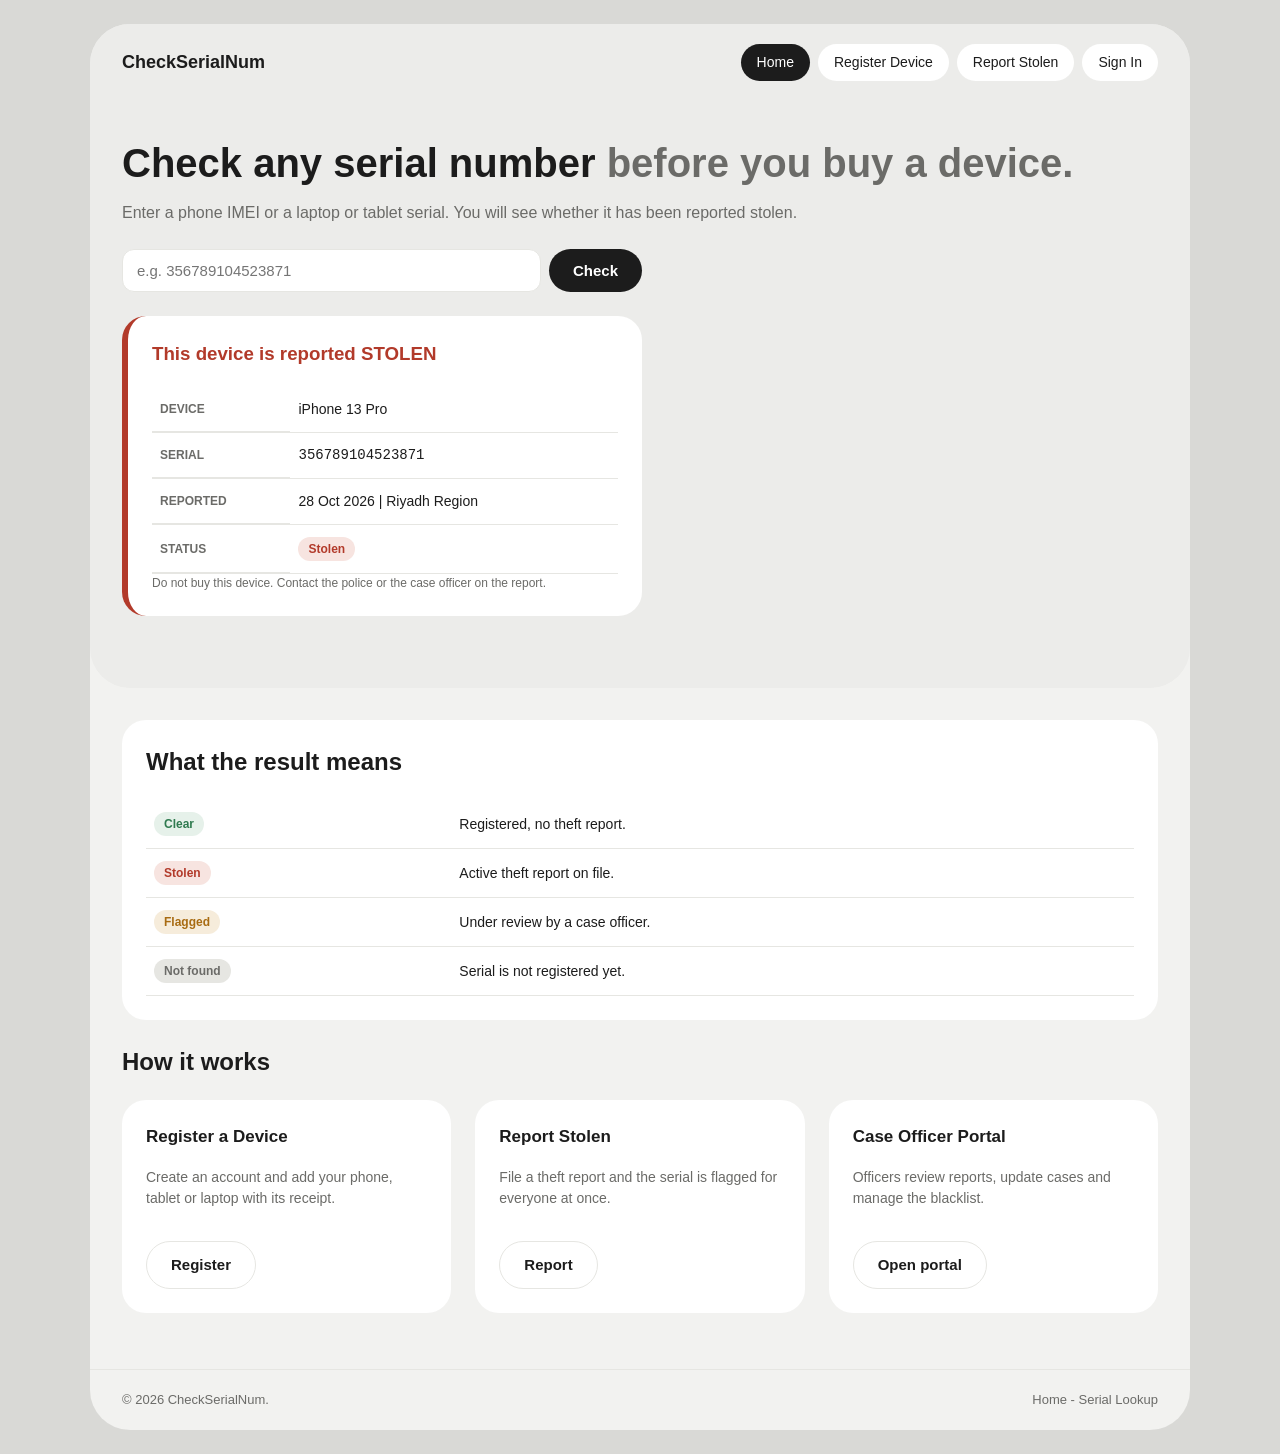
<file: index.html>
<!DOCTYPE html>
<html lang="en">
<head>
  <meta charset="UTF-8">
  <meta name="viewport" content="width=device-width, initial-scale=1.0">
  <title>CheckSerialNum - Home</title>
  <link rel="stylesheet" href="css/style.css">
</head>
<body>

  <div class="frame">

    <!-- Navigation bar -->
    <nav class="navbar">
      <a class="logo" href="index.html">CheckSerialNum</a>
      <div class="menu">
        <a class="active" href="index.html">Home</a>
        <a href="pages/register-device.html">Register Device</a>
        <a href="pages/report-stolen.html">Report Stolen</a>
        <a href="pages/signin.html">Sign In</a>
      </div>
    </nav>

    <!-- Top section with the serial lookup -->
    <header class="hero">
      <h1>Check any serial number <span class="grey-text">before you buy a device.</span></h1>
      <p>Enter a phone IMEI or a laptop or tablet serial. You will see whether it has been reported stolen.</p>

      <!-- The lookup form.  -->
      <form class="lookup" action="#">
        <input type="text" name="serial" placeholder="e.g. 356789104523871" required>
        <button class="button" type="submit">Check</button>
      </form>

      <!-- Example result -->
      <div class="card result">
        <h3>This device is reported STOLEN</h3>
        <table>
          <tr>
            <th>Device</th>
            <td>iPhone 13 Pro</td>
          </tr>
          <tr>
            <th>Serial</th>
            <td class="serial">356789104523871</td>
          </tr>
          <tr>
            <th>Reported</th>
            <td>28 Oct 2026 | Riyadh Region</td>
          </tr>
          <tr>
            <th>Status</th>
            <td><span class="status stolen">Stolen</span></td>
          </tr>
        </table>
        <p class="hint">Do not buy this device. Contact the police or the case officer on the report.</p>
      </div>
    </header>

    <main class="content">

      <!-- What each status means -->
      <div class="card">
        <h2>What the result means</h2>
        <table>
          <tr>
            <td><span class="status clear">Clear</span></td>
            <td>Registered, no theft report.</td>
          </tr>
          <tr>
            <td><span class="status stolen">Stolen</span></td>
            <td>Active theft report on file.</td>
          </tr>
          <tr>
            <td><span class="status flagged">Flagged</span></td>
            <td>Under review by a case officer.</td>
          </tr>
          <tr>
            <td><span class="status grey">Not found</span></td>
            <td>Serial is not registered yet.</td>
          </tr>
        </table>
      </div>

      <!-- Three boxes that link to the other pages -->
      <h2>How it works</h2>
      <div class="features">
        <div class="card">
          <h3>Register a Device</h3>
          <p>Create an account and add your phone, tablet or laptop with its receipt.</p>
          <a class="button light" href="pages/register-device.html">Register</a>
        </div>
        <div class="card">
          <h3>Report Stolen</h3>
          <p>File a theft report and the serial is flagged for everyone at once.</p>
          <a class="button light" href="pages/report-stolen.html">Report</a>
        </div>
        <div class="card">
          <h3>Case Officer Portal</h3>
          <p>Officers review reports, update cases and manage the blacklist.</p>
          <a class="button light" href="pages/officer.html">Open portal</a>
        </div>
      </div>

    </main>

    <footer class="footer">
      <span>&copy; 2026 CheckSerialNum.</span>
      <span>Home - Serial Lookup</span>
    </footer>

  </div>

</body>
</html>
</file>
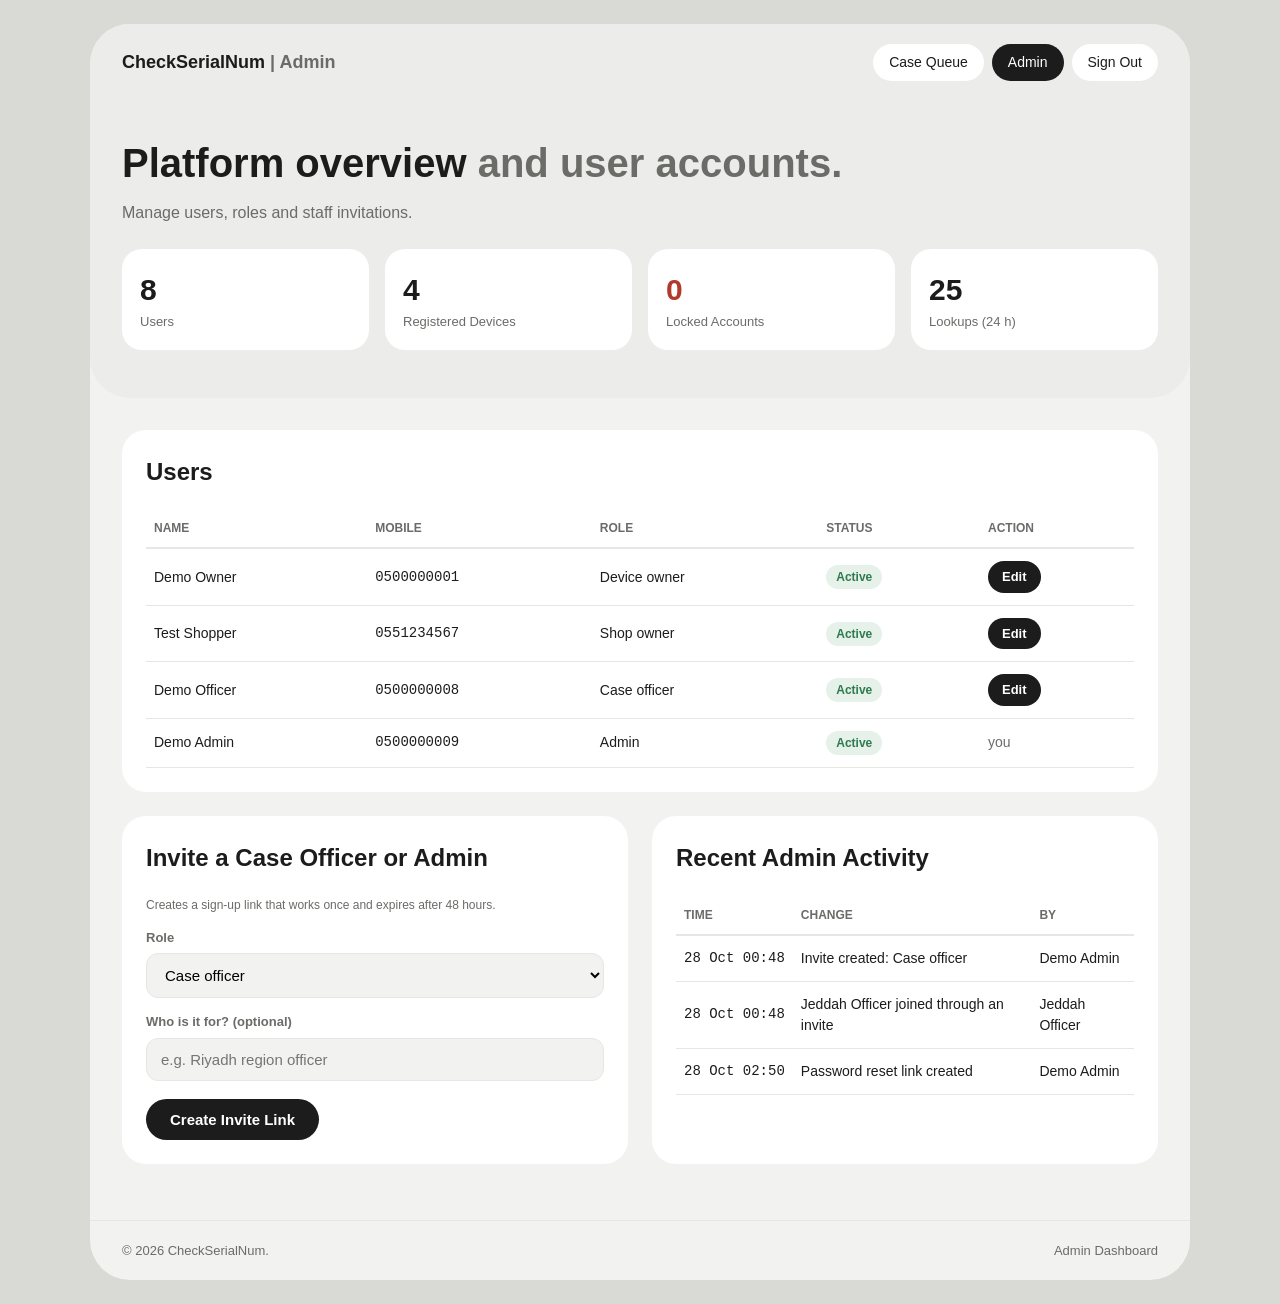
<file: pages/admin.html>
<!DOCTYPE html>
<html lang="en">
<head>
  <meta charset="UTF-8">
  <meta name="viewport" content="width=device-width, initial-scale=1.0">
  <title>CheckSerialNum - Admin Dashboard</title>
  <link rel="stylesheet" href="../css/style.css">
</head>
<body>

  <div class="frame">

    <!-- Navigation bar -->
    <nav class="navbar">
      <a class="logo" href="../index.html">CheckSerialNum <span class="grey-text">| Admin</span></a>
      <div class="menu">
        <a href="officer.html">Case Queue</a>
        <a class="active" href="admin.html">Admin</a>
        <a href="signin.html">Sign Out</a>
      </div>
    </nav>

    <!-- Page title and numbers -->
    <header class="hero">
      <h1>Platform overview <span class="grey-text">and user accounts.</span></h1>
      <p>Manage users, roles and staff invitations.</p>

      <div class="stats">
        <div class="stat">
          <div class="number">8</div>
          <div class="label">Users</div>
        </div>
        <div class="stat">
          <div class="number">4</div>
          <div class="label">Registered Devices</div>
        </div>
        <div class="stat">
          <div class="number red">0</div>
          <div class="label">Locked Accounts</div>
        </div>
        <div class="stat">
          <div class="number">25</div>
          <div class="label">Lookups (24 h)</div>
        </div>
      </div>
    </header>

    <main class="content">

      <!-- Users table -->
      <div class="card">
        <h2>Users</h2>
        <div class="table-box">
          <table>
            <tr>
              <th>Name</th>
              <th>Mobile</th>
              <th>Role</th>
              <th>Status</th>
              <th>Action</th>
            </tr>
            <tr>
              <td>Demo Owner</td>
              <td class="serial">0500000001</td>
              <td>Device owner</td>
              <td><span class="status clear">Active</span></td>
              <td><a class="button small" href="#">Edit</a></td>
            </tr>
            <tr>
              <td>Test Shopper</td>
              <td class="serial">0551234567</td>
              <td>Shop owner</td>
              <td><span class="status clear">Active</span></td>
              <td><a class="button small" href="#">Edit</a></td>
            </tr>
            <tr>
              <td>Demo Officer</td>
              <td class="serial">0500000008</td>
              <td>Case officer</td>
              <td><span class="status clear">Active</span></td>
              <td><a class="button small" href="#">Edit</a></td>
            </tr>
            <tr>
              <td>Demo Admin</td>
              <td class="serial">0500000009</td>
              <td>Admin</td>
              <td><span class="status clear">Active</span></td>
              <td class="grey-text">you</td>
            </tr>
          </table>
        </div>
      </div>

      <div class="two-columns">

        <!-- Invite a staff member -->
        <div class="card">
          <h2>Invite a Case Officer or Admin</h2>
          <p class="hint">Creates a sign-up link that works once and expires after 48 hours.</p>
          <form action="#">
            <label for="invite-role">Role</label>
            <select id="invite-role" name="role">
              <option>Case officer</option>
              <option>Admin</option>
            </select>

            <label for="invite-label">Who is it for? (optional)</label>
            <input type="text" id="invite-label" name="label" placeholder="e.g. Riyadh region officer">

            <button class="button" type="submit">Create Invite Link</button>
          </form>
        </div>

        <!-- (sample data) -->
        <div class="card">
          <h2>Recent Admin Activity</h2>
          <div class="table-box">
            <table>
              <tr>
                <th>Time</th>
                <th>Change</th>
                <th>By</th>
              </tr>
              <tr>
                <td class="serial">28 Oct 00:48</td>
                <td>Invite created: Case officer</td>
                <td>Demo Admin</td>
              </tr>
              <tr>
                <td class="serial">28 Oct 00:48</td>
                <td>Jeddah Officer joined through an invite</td>
                <td>Jeddah Officer</td>
              </tr>
              <tr>
                <td class="serial">28 Oct 02:50</td>
                <td>Password reset link created</td>
                <td>Demo Admin</td>
              </tr>
            </table>
          </div>
        </div>

      </div>

    </main>

    <footer class="footer">
      <span>&copy; 2026 CheckSerialNum.</span>
      <span>Admin Dashboard</span>
    </footer>

  </div>

</body>
</html>
</file>
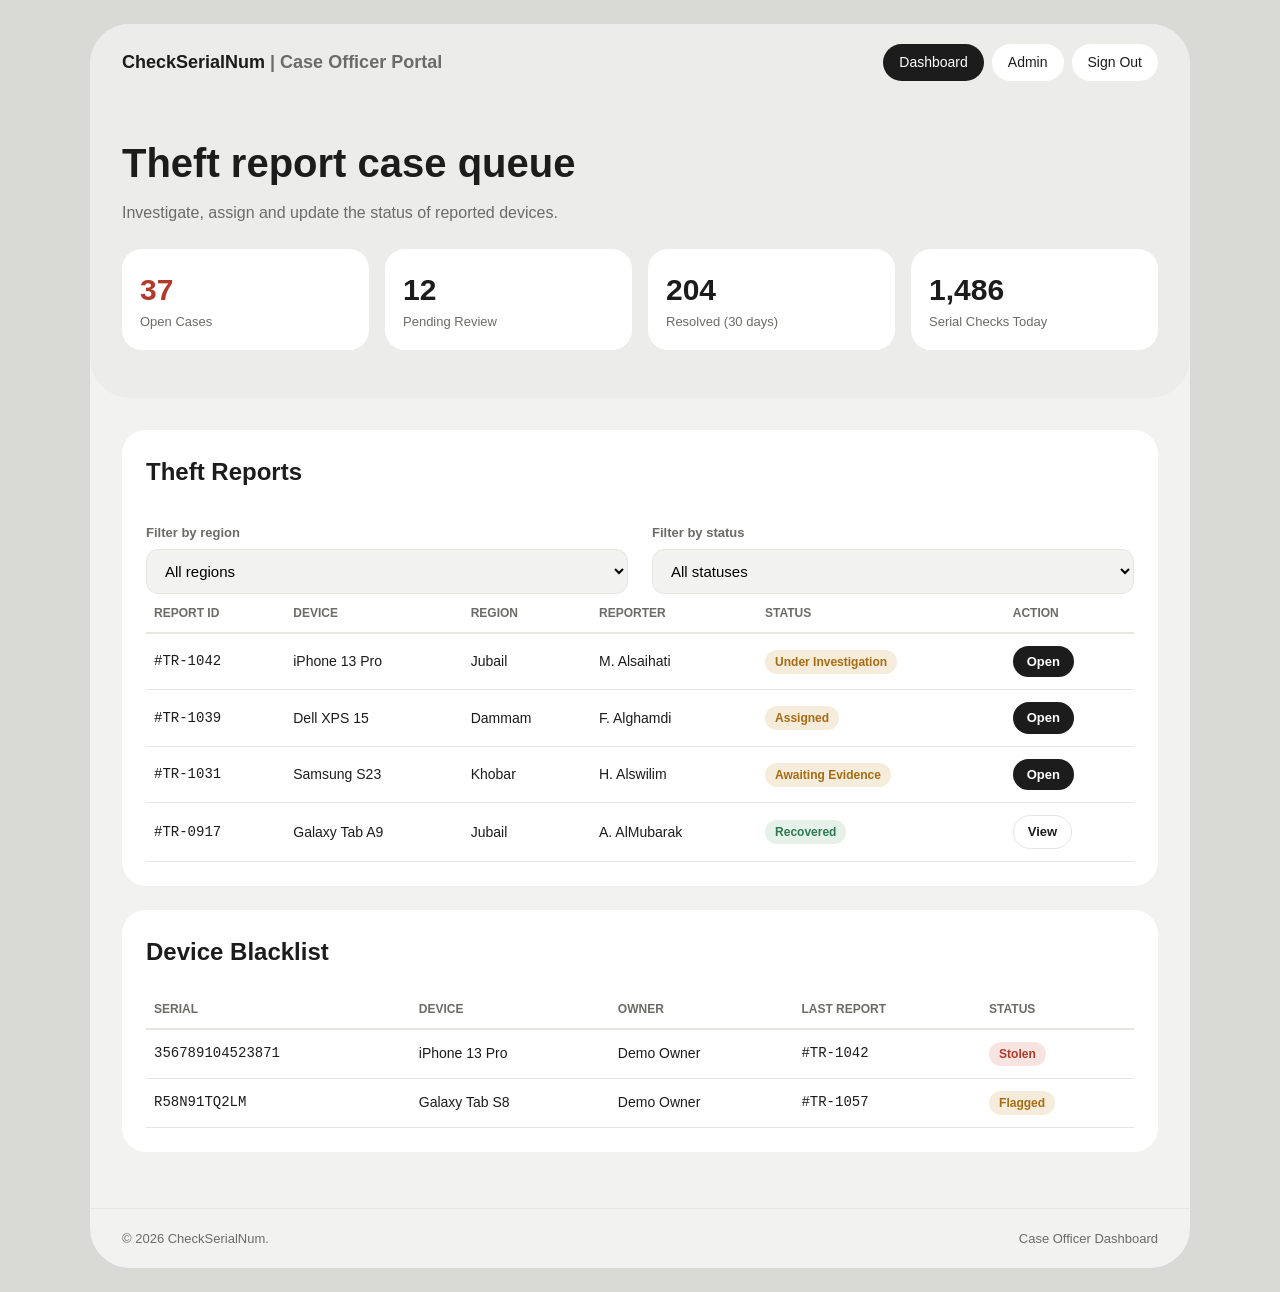
<file: pages/officer.html>
<!DOCTYPE html>
<html lang="en">
<head>
  <meta charset="UTF-8">
  <meta name="viewport" content="width=device-width, initial-scale=1.0">
  <title>CheckSerialNum - Case Officer Dashboard</title>
  <link rel="stylesheet" href="../css/style.css">
</head>
<body>

  <div class="frame">

    <!-- Navigation bar -->
    <nav class="navbar">
      <a class="logo" href="../index.html">CheckSerialNum <span class="grey-text">| Case Officer Portal</span></a>
      <div class="menu">
        <a class="active" href="officer.html">Dashboard</a>
        <a href="admin.html">Admin</a>
        <a href="signin.html">Sign Out</a>
      </div>
    </nav>

    <!-- Page title and Case queue -->
    <header class="hero">
      <h1>Theft report case queue</h1>
      <p>Investigate, assign and update the status of reported devices.</p>

      <div class="stats">
        <div class="stat">
          <div class="number red">37</div>
          <div class="label">Open Cases</div>
        </div>
        <div class="stat">
          <div class="number">12</div>
          <div class="label">Pending Review</div>
        </div>
        <div class="stat">
          <div class="number">204</div>
          <div class="label">Resolved (30 days)</div>
        </div>
        <div class="stat">
          <div class="number">1,486</div>
          <div class="label">Serial Checks Today</div>
        </div>
      </div>
    </header>

    <main class="content">

      <!-- Case queue -->
      <div class="card">
        <h2>Theft Reports</h2>

        <!-- Filters -->
        <form class="two-columns" action="#">
          <div>
            <label for="filter-region">Filter by region</label>
            <select id="filter-region">
              <option>All regions</option>
              <option>Riyadh Region</option>
              <option>Eastern Province - Jubail</option>
              <option>Eastern Province - Dammam</option>
              <option>Eastern Province - Khobar</option>
            </select>
          </div>
          <div>
            <label for="filter-status">Filter by status</label>
            <select id="filter-status">
              <option>All statuses</option>
              <option>Under Investigation</option>
              <option>Assigned</option>
              <option>Awaiting Evidence</option>
              <option>Recovered</option>
              <option>Flagged - Closed</option>
            </select>
          </div>
        </form>

        <div class="table-box">
          <table>
            <tr>
              <th>Report ID</th>
              <th>Device</th>
              <th>Region</th>
              <th>Reporter</th>
              <th>Status</th>
              <th>Action</th>
            </tr>
            <tr>
              <td class="serial">#TR-1042</td>
              <td>iPhone 13 Pro</td>
              <td>Jubail</td>
              <td>M. Alsaihati</td>
              <td><span class="status flagged">Under Investigation</span></td>
              <td><a class="button small" href="#">Open</a></td>
            </tr>
            <tr>
              <td class="serial">#TR-1039</td>
              <td>Dell XPS 15</td>
              <td>Dammam</td>
              <td>F. Alghamdi</td>
              <td><span class="status flagged">Assigned</span></td>
              <td><a class="button small" href="#">Open</a></td>
            </tr>
            <tr>
              <td class="serial">#TR-1031</td>
              <td>Samsung S23</td>
              <td>Khobar</td>
              <td>H. Alswilim</td>
              <td><span class="status flagged">Awaiting Evidence</span></td>
              <td><a class="button small" href="#">Open</a></td>
            </tr>
            <tr>
              <td class="serial">#TR-0917</td>
              <td>Galaxy Tab A9</td>
              <td>Jubail</td>
              <td>A. AlMubarak</td>
              <td><span class="status clear">Recovered</span></td>
              <td><a class="button small light" href="#">View</a></td>
            </tr>
          </table>
        </div>
      </div>

      <!-- Device blacklist -->
      <div class="card">
        <h2>Device Blacklist</h2>
        <div class="table-box">
          <table>
            <tr>
              <th>Serial</th>
              <th>Device</th>
              <th>Owner</th>
              <th>Last Report</th>
              <th>Status</th>
            </tr>
            <tr>
              <td class="serial">356789104523871</td>
              <td>iPhone 13 Pro</td>
              <td>Demo Owner</td>
              <td class="serial">#TR-1042</td>
              <td><span class="status stolen">Stolen</span></td>
            </tr>
            <tr>
              <td class="serial">R58N91TQ2LM</td>
              <td>Galaxy Tab S8</td>
              <td>Demo Owner</td>
              <td class="serial">#TR-1057</td>
              <td><span class="status flagged">Flagged</span></td>
            </tr>
          </table>
        </div>
      </div>

    </main>

    <footer class="footer">
      <span>&copy; 2026 CheckSerialNum.</span>
      <span>Case Officer Dashboard</span>
    </footer>

  </div>

</body>
</html>
</file>
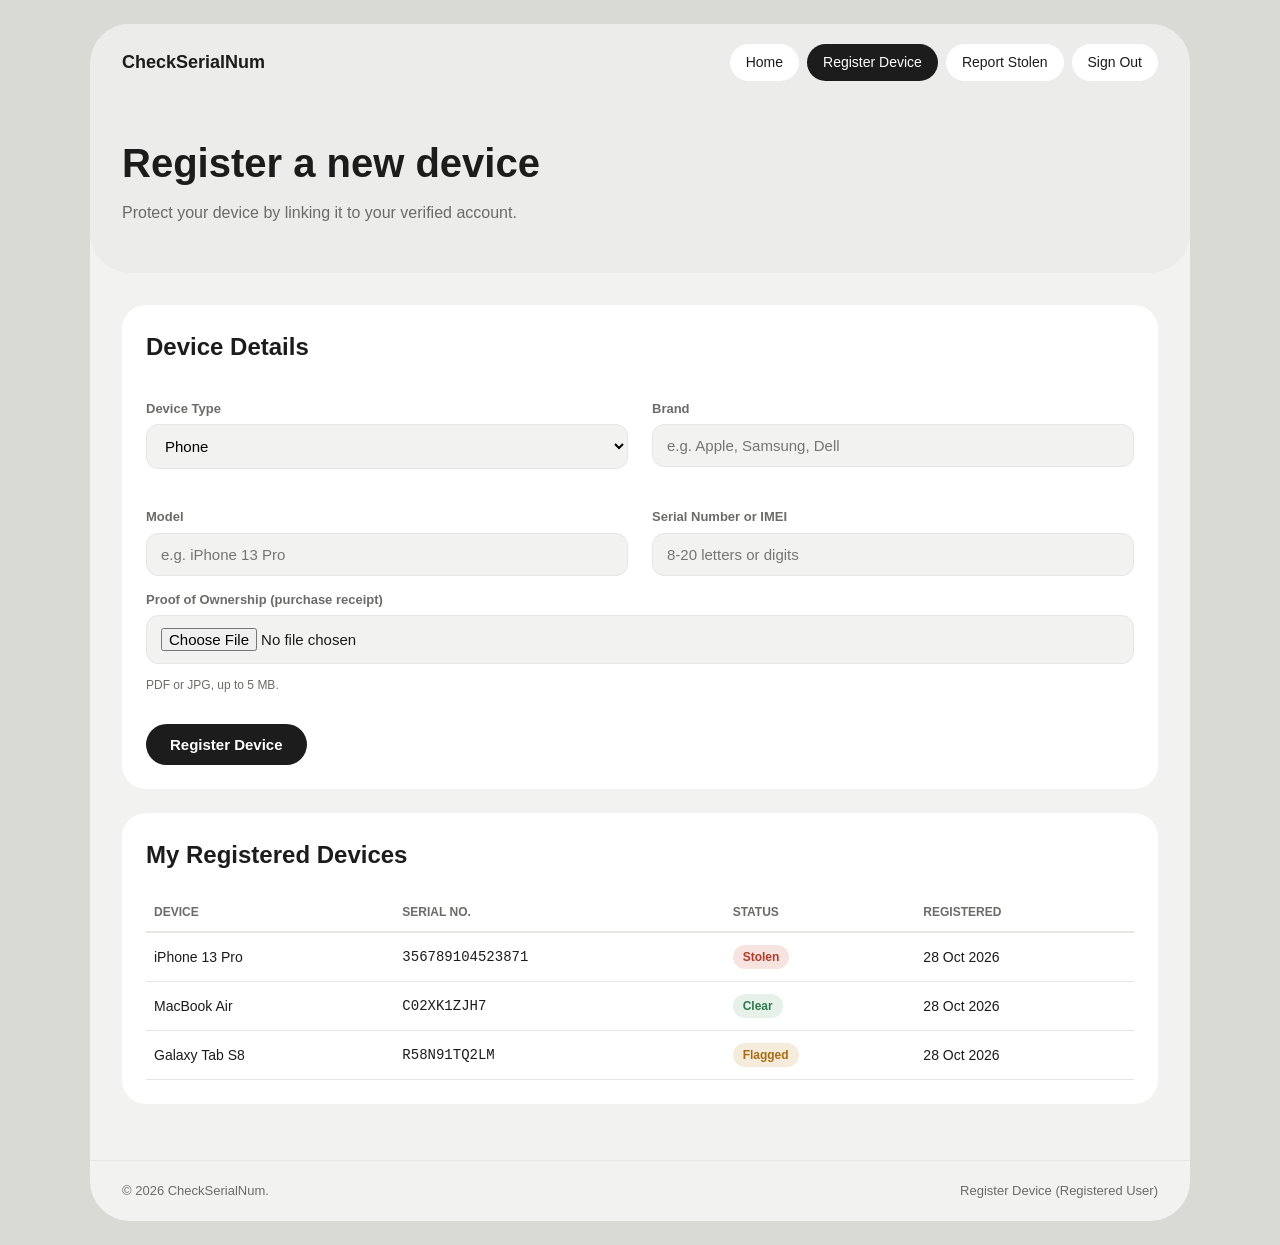
<file: pages/register-device.html>
<!DOCTYPE html>
<html lang="en">
<head>
  <meta charset="UTF-8">
  <meta name="viewport" content="width=device-width, initial-scale=1.0">
  <title>CheckSerialNum - Register Device</title>
  <link rel="stylesheet" href="../css/style.css">
</head>
<body>

  <div class="frame">

    <!-- Navigation bar -->
    <nav class="navbar">
      <a class="logo" href="../index.html">CheckSerialNum</a>
      <div class="menu">
        <a href="../index.html">Home</a>
        <a class="active" href="register-device.html">Register Device</a>
        <a href="report-stolen.html">Report Stolen</a>
        <a href="signin.html">Sign Out</a>
      </div>
    </nav>

    <header class="hero">
      <h1>Register a new device</h1>
      <p>Protect your device by linking it to your verified account.</p>
    </header>

    <main class="content">

      <!-- Register form -->
      <div class="card">
        <h2>Device Details</h2>
        <form action="#">
          <div class="two-columns">
            <div>
              <label for="type">Device Type</label>
              <select id="type" name="device_type">
                <option>Phone</option>
                <option>Tablet</option>
                <option>Laptop</option>
              </select>
            </div>
            <div>
              <label for="brand">Brand</label>
              <input type="text" id="brand" name="brand" placeholder="e.g. Apple, Samsung, Dell" required>
            </div>
            <div>
              <label for="model">Model</label>
              <input type="text" id="model" name="model" placeholder="e.g. iPhone 13 Pro" required>
            </div>
            <div>
              <label for="serial">Serial Number or IMEI</label>
              <input type="text" id="serial" name="serial_number" placeholder="8-20 letters or digits" required>
            </div>
          </div>

          <label for="receipt">Proof of Ownership (purchase receipt)</label>
          <input type="file" id="receipt" name="receipt" accept=".pdf,.jpg,.jpeg" required>
          <p class="hint">PDF or JPG, up to 5 MB.</p>

          <button class="button" type="submit">Register Device</button>
        </form>
      </div>

      <!-- (sample data) -->
      <div class="card">
        <h2>My Registered Devices</h2>
        <div class="table-box">
          <table>
            <tr>
              <th>Device</th>
              <th>Serial No.</th>
              <th>Status</th>
              <th>Registered</th>
            </tr>
            <tr>
              <td>iPhone 13 Pro</td>
              <td class="serial">356789104523871</td>
              <td><span class="status stolen">Stolen</span></td>
              <td>28 Oct 2026</td>
            </tr>
            <tr>
              <td>MacBook Air</td>
              <td class="serial">C02XK1ZJH7</td>
              <td><span class="status clear">Clear</span></td>
              <td>28 Oct 2026</td>
            </tr>
            <tr>
              <td>Galaxy Tab S8</td>
              <td class="serial">R58N91TQ2LM</td>
              <td><span class="status flagged">Flagged</span></td>
              <td>28 Oct 2026</td>
            </tr>
          </table>
        </div>
      </div>

    </main>

    <footer class="footer">
      <span>&copy; 2026 CheckSerialNum.</span>
      <span>Register Device (Registered User)</span>
    </footer>

  </div>

</body>
</html>
</file>
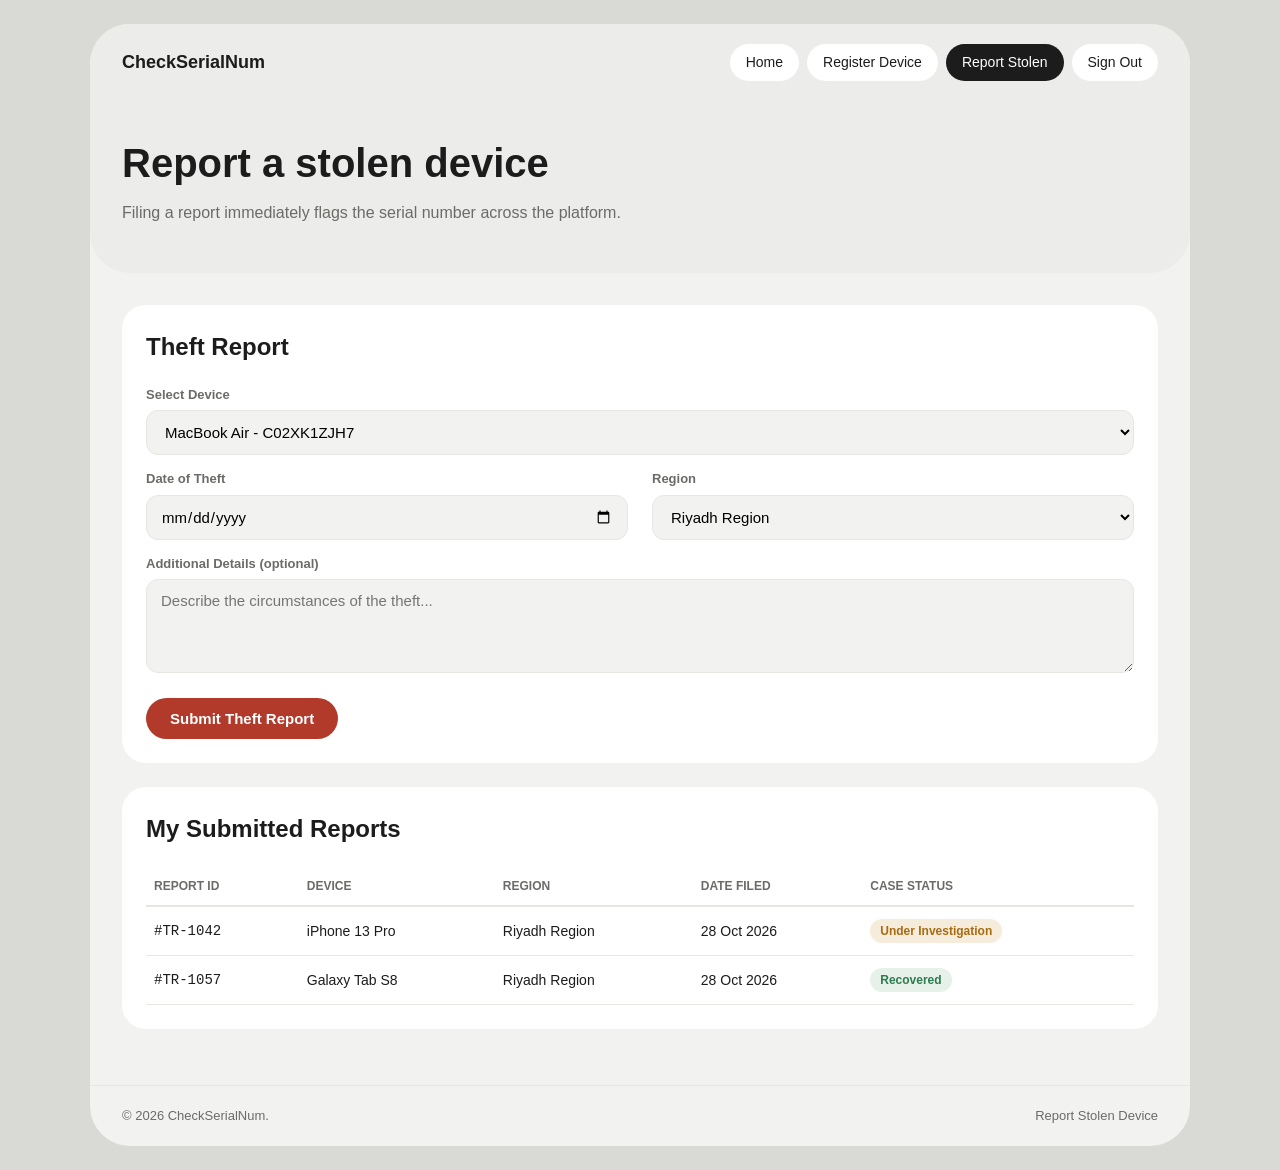
<file: pages/report-stolen.html>
<!DOCTYPE html>
<html lang="en">
<head>
  <meta charset="UTF-8">
  <meta name="viewport" content="width=device-width, initial-scale=1.0">
  <title>CheckSerialNum - Report Stolen</title>
  <link rel="stylesheet" href="../css/style.css">
</head>
<body>

  <div class="frame">

    <!-- Navigation bar -->
    <nav class="navbar">
      <a class="logo" href="../index.html">CheckSerialNum</a>
      <div class="menu">
        <a href="../index.html">Home</a>
        <a href="register-device.html">Register Device</a>
        <a class="active" href="report-stolen.html">Report Stolen</a>
        <a href="signin.html">Sign Out</a>
      </div>
    </nav>

    <header class="hero">
      <h1>Report a stolen device</h1>
      <p>Filing a report immediately flags the serial number across the platform.</p>
    </header>

    <main class="content">

      <!-- Report form -->
      <div class="card">
        <h2>Theft Report</h2>
        <form action="#">
          <label for="device">Select Device</label>
          <select id="device" name="device_id" required>
            <option>MacBook Air - C02XK1ZJH7</option>
          </select>

          <div class="two-columns">
            <div>
              <label for="date">Date of Theft</label>
              <input type="date" id="date" name="theft_date" required>
            </div>
            <div>
              <label for="region">Region</label>
              <select id="region" name="region_id" required>
                <option>Riyadh Region</option>
                <option>Makkah Region</option>
                <option>Eastern Province - Jubail</option>
                <option>Eastern Province - Dammam</option>
                <option>Eastern Province - Khobar</option>
                <option>Madinah Region</option>
                <option>Asir Region</option>
              </select>
            </div>
          </div>

          <label for="details">Additional Details (optional)</label>
          <textarea id="details" name="additional_details" rows="4" placeholder="Describe the circumstances of the theft..."></textarea>

          <button class="button red" type="submit">Submit Theft Report</button>
        </form>
      </div>

      <!-- (sample data) -->
      <div class="card">
        <h2>My Submitted Reports</h2>
        <div class="table-box">
          <table>
            <tr>
              <th>Report ID</th>
              <th>Device</th>
              <th>Region</th>
              <th>Date Filed</th>
              <th>Case Status</th>
            </tr>
            <tr>
              <td class="serial">#TR-1042</td>
              <td>iPhone 13 Pro</td>
              <td>Riyadh Region</td>
              <td>28 Oct 2026</td>
              <td><span class="status flagged">Under Investigation</span></td>
            </tr>
            <tr>
              <td class="serial">#TR-1057</td>
              <td>Galaxy Tab S8</td>
              <td>Riyadh Region</td>
              <td>28 Oct 2026</td>
              <td><span class="status clear">Recovered</span></td>
            </tr>
          </table>
        </div>
      </div>

    </main>

    <footer class="footer">
      <span>&copy; 2026 CheckSerialNum.</span>
      <span>Report Stolen Device</span>
    </footer>

  </div>

</body>
</html>
</file>
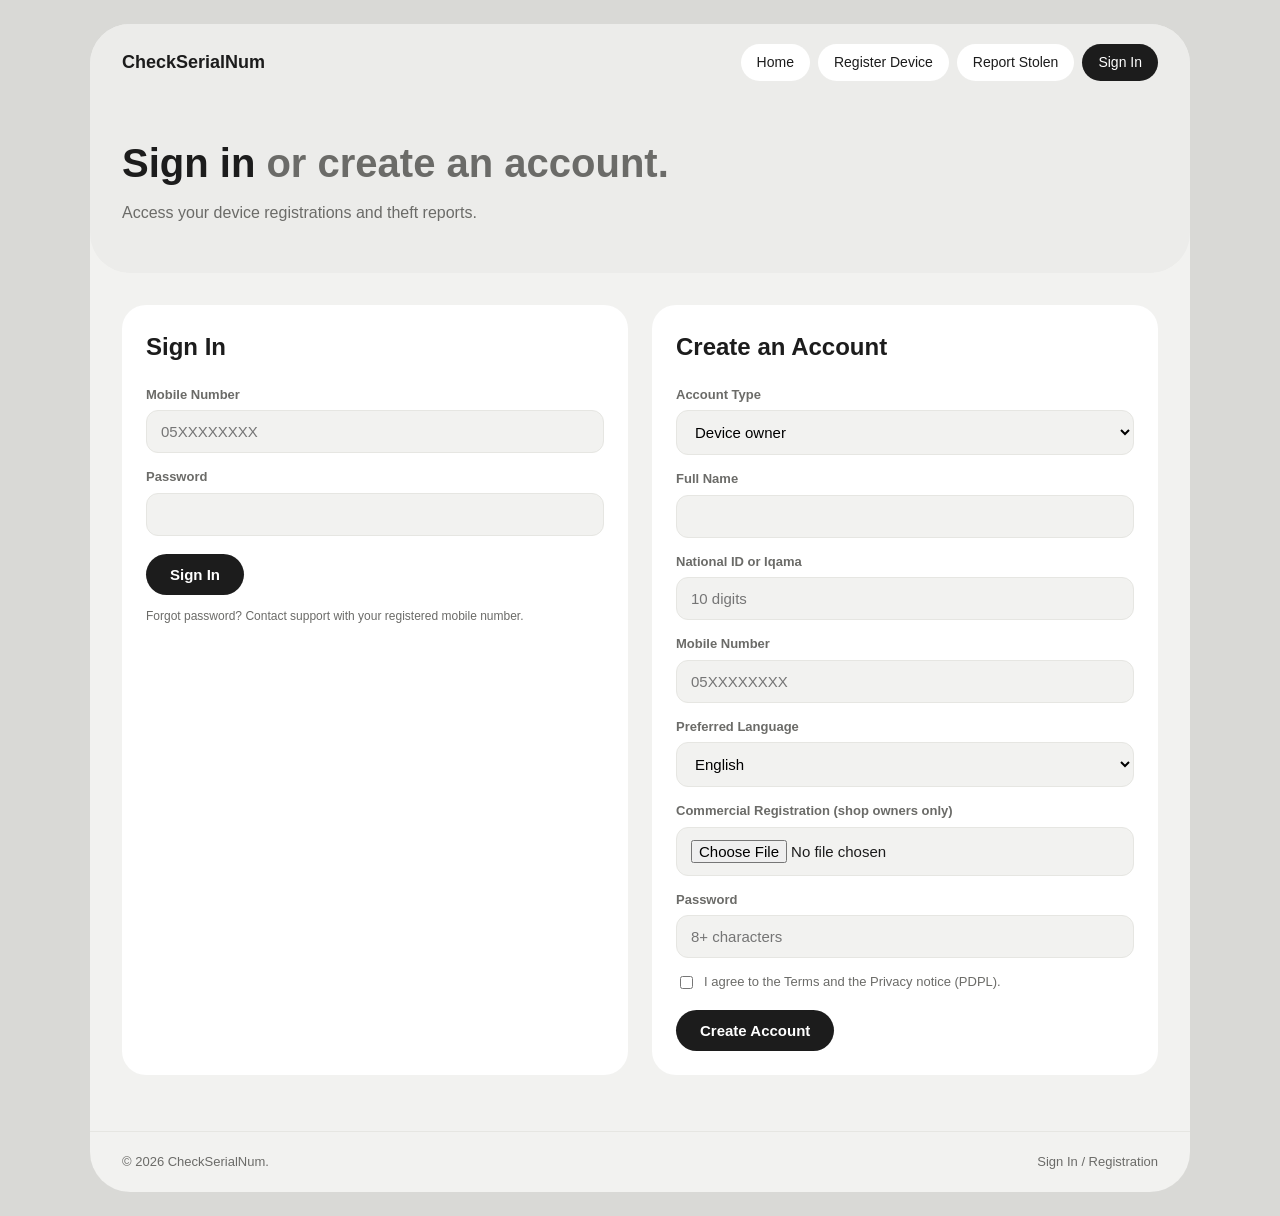
<file: pages/signin.html>
<!DOCTYPE html>
<html lang="en">
<head>
  <meta charset="UTF-8">
  <meta name="viewport" content="width=device-width, initial-scale=1.0">
  <title>CheckSerialNum - Sign In</title>
  <link rel="stylesheet" href="../css/style.css">
</head>
<body>

  <div class="frame">

    <!-- Navigation bar -->
    <nav class="navbar">
      <a class="logo" href="../index.html">CheckSerialNum</a>
      <div class="menu">
        <a href="../index.html">Home</a>
        <a href="register-device.html">Register Device</a>
        <a href="report-stolen.html">Report Stolen</a>
        <a class="active" href="signin.html">Sign In</a>
      </div>
    </nav>

    <header class="hero">
      <h1>Sign in <span class="grey-text">or create an account.</span></h1>
      <p>Access your device registrations and theft reports.</p>
    </header>

    <main class="content">
      <div class="two-columns">

        <!-- Sign in form -->
        <div class="card">
          <h2>Sign In</h2>
          <form action="#">
            <label for="signin-mobile">Mobile Number</label>
            <input type="tel" id="signin-mobile" name="mobile" placeholder="05XXXXXXXX" pattern="05[0-9]{8}" required>

            <label for="signin-password">Password</label>
            <input type="password" id="signin-password" name="password" required>

            <button class="button" type="submit">Sign In</button>
          </form>
          <p class="hint">Forgot password? Contact support with your registered mobile number.</p>
        </div>

        <!-- Register form -->
        <div class="card">
          <h2>Create an Account</h2>
          <form action="#">
            <label for="account-type">Account Type</label>
            <select id="account-type" name="role">
              <option>Device owner</option>
              <option>Shop owner</option>
            </select>

            <label for="full-name">Full Name</label>
            <input type="text" id="full-name" name="full_name" required>

            <label for="national-id">National ID or Iqama</label>
            <input type="text" id="national-id" name="national_id" placeholder="10 digits" pattern="[12][0-9]{9}" required>

            <label for="mobile">Mobile Number</label>
            <input type="tel" id="mobile" name="mobile" placeholder="05XXXXXXXX" pattern="05[0-9]{8}" required>

            <label for="language">Preferred Language</label>
            <select id="language" name="language">
              <option>English</option>
              <option>Arabic</option>
            </select>

            <label for="cr-file">Commercial Registration (shop owners only)</label>
            <input type="file" id="cr-file" name="cr_document" accept=".pdf,.jpg,.jpeg">

            <label for="password">Password</label>
            <input type="password" id="password" name="password" minlength="8" placeholder="8+ characters" required>

            <div class="checkbox-row">
              <input type="checkbox" id="terms" required>
              <label for="terms" style="margin: 0; font-weight: normal;">I agree to the Terms and the Privacy notice (PDPL).</label>
            </div>

            <button class="button" type="submit">Create Account</button>
          </form>
        </div>

      </div>
    </main>

    <footer class="footer">
      <span>&copy; 2026 CheckSerialNum.</span>
      <span>Sign In / Registration</span>
    </footer>

  </div>

</body>
</html>
</file>
<file: css/style.css>
:root {
  --page-bg: #D9D9D6;
  --frame-bg: #F2F2F0;
  --panel-bg: #ECECEA;
  --white: #FFFFFF;
  --text: #1C1C1C;
  --text-light: #6B6B68;
  --line: #E6E6E2;

  --green: #2F7A4F;   --green-bg: #E6F1EA;   /* clear      */
  --red: #B23A2A;     --red-bg: #F7E4E0;     /* stolen     */
  --orange: #A86B12;  --orange-bg: #F6ECDB;  /* flagged    */
}


/* Basic page setup */
* {
  box-sizing: border-box;
}

body {
  margin: 0;
  padding: 24px;
  background-color: var(--page-bg);
  font-family: Arial, Helvetica, sans-serif;
  color: var(--text);
  line-height: 1.5;
}

a {
  color: var(--text);
}

h1, h2, h3 {
  margin-top: 0;
}


/* The rounded frame around every page */
.frame {
  max-width: 1100px;
  margin: 0 auto;            /* centre it */
  background-color: var(--frame-bg);
  border-radius: 40px;
  overflow: hidden;
}


/* Navigation bar */
.navbar {
  display: flex;
  justify-content: space-between;
  align-items: center;
  flex-wrap: wrap;
  gap: 12px;
  padding: 20px 32px;
  background-color: var(--panel-bg);
}

.logo {
  font-weight: bold;
  font-size: 18px;
  text-decoration: none;
}

.menu {
  display: flex;
  flex-wrap: wrap;
  gap: 8px;
}

.menu a {
  text-decoration: none;
  background-color: var(--white);
  padding: 8px 16px;
  border-radius: 20px;
  font-size: 14px;
}

.menu a:hover {
  background-color: var(--line);
}

/* the page you are on */
.menu a.active {
  background-color: var(--text);
  color: var(--white);
}


/* Top section (title of each page) */
.hero {
  background-color: var(--panel-bg);
  padding: 32px 32px 48px;
  border-radius: 0 0 40px 40px;
}

.hero h1 {
  font-size: 40px;
  margin-bottom: 8px;
}

.hero p {
  color: var(--text-light);
  margin: 0;
}

.grey-text {
  color: var(--text-light);
}


/* Main content area */
.content {
  padding: 32px;
}


/* White cards */
.card {
  background-color: var(--white);
  border-radius: 24px;
  padding: 24px;
  margin-bottom: 24px;
}

.two-columns {
  display: grid;
  grid-template-columns: 1fr 1fr;
  gap: 24px;
}


/* Forms */
label {
  display: block;
  font-size: 13px;
  font-weight: bold;
  color: var(--text-light);
  margin-top: 14px;
  margin-bottom: 6px;
}

input,
select,
textarea {
  width: 100%;
  padding: 12px 14px;
  border: 1px solid var(--line);
  border-radius: 12px;
  background-color: var(--frame-bg);
  font-size: 15px;
  font-family: inherit;
}

input:focus,
select:focus,
textarea:focus {
  outline: none;
  border-color: var(--text);
  background-color: var(--white);
}

.checkbox-row {
  display: flex;
  gap: 8px;
  align-items: flex-start;
  margin-top: 14px;
  font-size: 14px;
}

.checkbox-row input {
  width: auto;
  margin-top: 4px;
}

.hint {
  font-size: 12px;
  color: var(--text-light);
}


/* Buttons */
.button {
  display: inline-block;
  margin-top: 18px;
  padding: 12px 24px;
  border: none;
  border-radius: 24px;
  background-color: var(--text);
  color: var(--white);
  font-size: 15px;
  font-weight: bold;
  text-decoration: none;
  cursor: pointer;
}

.button:hover {
  background-color: #3A3A38;
}

.button.light {
  background-color: var(--white);
  color: var(--text);
  border: 1px solid var(--line);
}

.button.red {
  background-color: var(--red);
}

.button.small {
  margin-top: 0;
  padding: 6px 14px;
  font-size: 13px;
}


/* Serial lookup box */
.lookup {
  display: flex;
  gap: 8px;
  max-width: 520px;
  margin-top: 24px;
}

.lookup input {
  flex: 1;
  background-color: var(--white);
}

.lookup .button {
  margin-top: 0;
}


/* Tables */
.table-box {
  overflow-x: auto;
}

table {
  width: 100%;
  border-collapse: collapse;
  font-size: 14px;
}

th {
  text-align: left;
  font-size: 12px;
  color: var(--text-light);
  text-transform: uppercase;
  padding: 10px 8px;
  border-bottom: 2px solid var(--line);
}

td {
  padding: 12px 8px;
  border-bottom: 1px solid var(--line);
}

.serial {
  font-family: "Courier New", monospace;
  white-space: nowrap;
}


/* Status labels */
.status {
  display: inline-block;
  padding: 3px 10px;
  border-radius: 12px;
  font-size: 12px;
  font-weight: bold;
}

.status.clear   { background-color: var(--green-bg);  color: var(--green); }
.status.stolen  { background-color: var(--red-bg);    color: var(--red); }
.status.flagged { background-color: var(--orange-bg); color: var(--orange); }
.status.grey    { background-color: var(--line);      color: var(--text-light); }


/* Result box */
.result {
  max-width: 520px;
  margin-top: 24px;
  border-left: 6px solid var(--red);
}

.result h3 {
  color: var(--red);
}


/* (dashboards) */
.stats {
  display: grid;
  grid-template-columns: repeat(auto-fit, minmax(160px, 1fr));
  gap: 16px;
  margin-top: 24px;
}

.stat {
  background-color: var(--white);
  border-radius: 20px;
  padding: 18px;
}

.stat .number {
  font-size: 30px;
  font-weight: bold;
}

.stat .number.red {
  color: var(--red);
}

.stat .label {
  font-size: 13px;
  color: var(--text-light);
}


/* info boxes (home page) */
.features {
  display: grid;
  grid-template-columns: repeat(auto-fit, minmax(220px, 1fr));
  gap: 24px;
}

.features h3 {
  font-size: 17px;
}

.features p {
  color: var(--text-light);
  font-size: 14px;
}


/* Footer */
.footer {
  display: flex;
  justify-content: space-between;
  flex-wrap: wrap;
  gap: 8px;
  padding: 20px 32px;
  border-top: 1px solid var(--line);
  font-size: 13px;
  color: var(--text-light);
}


/* Small screens (phones) */
@media (max-width: 600px) {
  body {
    padding: 8px;
  }

  .frame {
    border-radius: 24px;
  }

  .hero h1 {
    font-size: 28px;
  }

  .lookup {
    flex-direction: column;
  }

  .two-columns {
    grid-template-columns: 1fr;
  }
}
</file>
